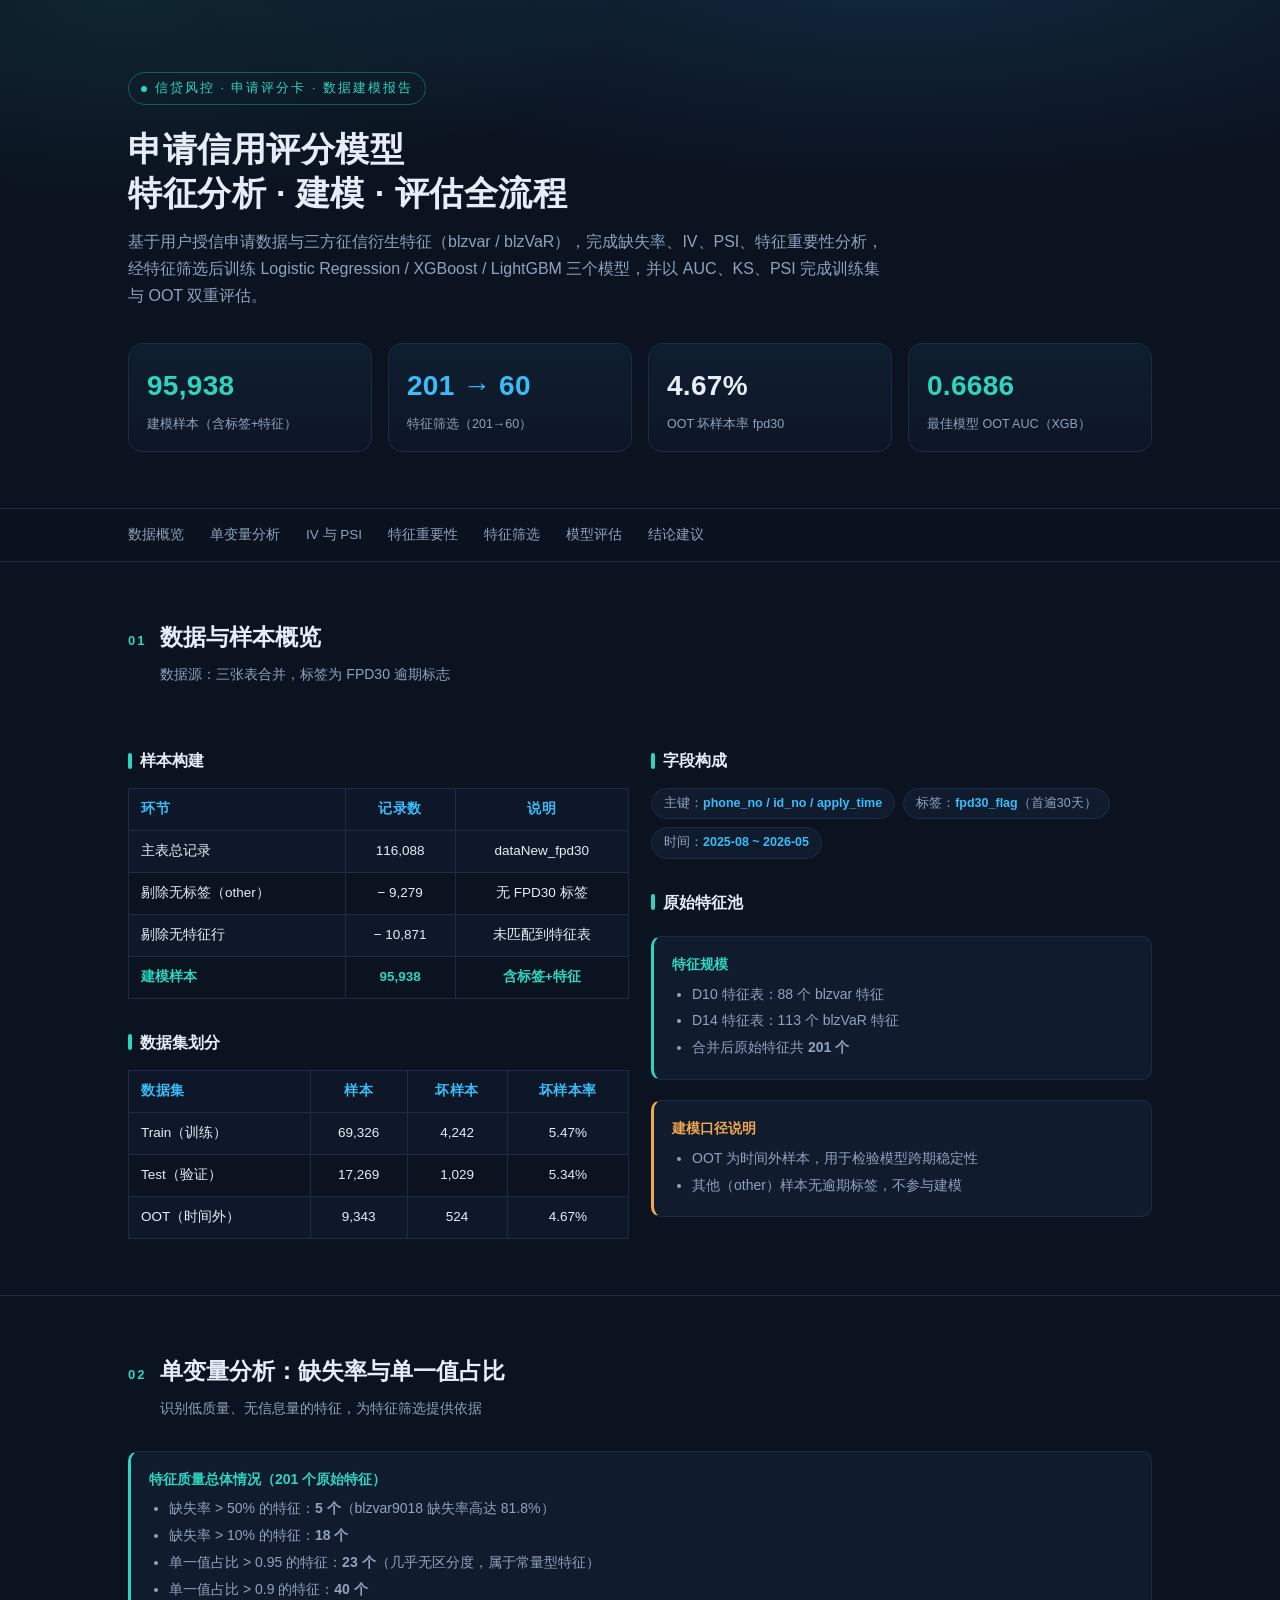
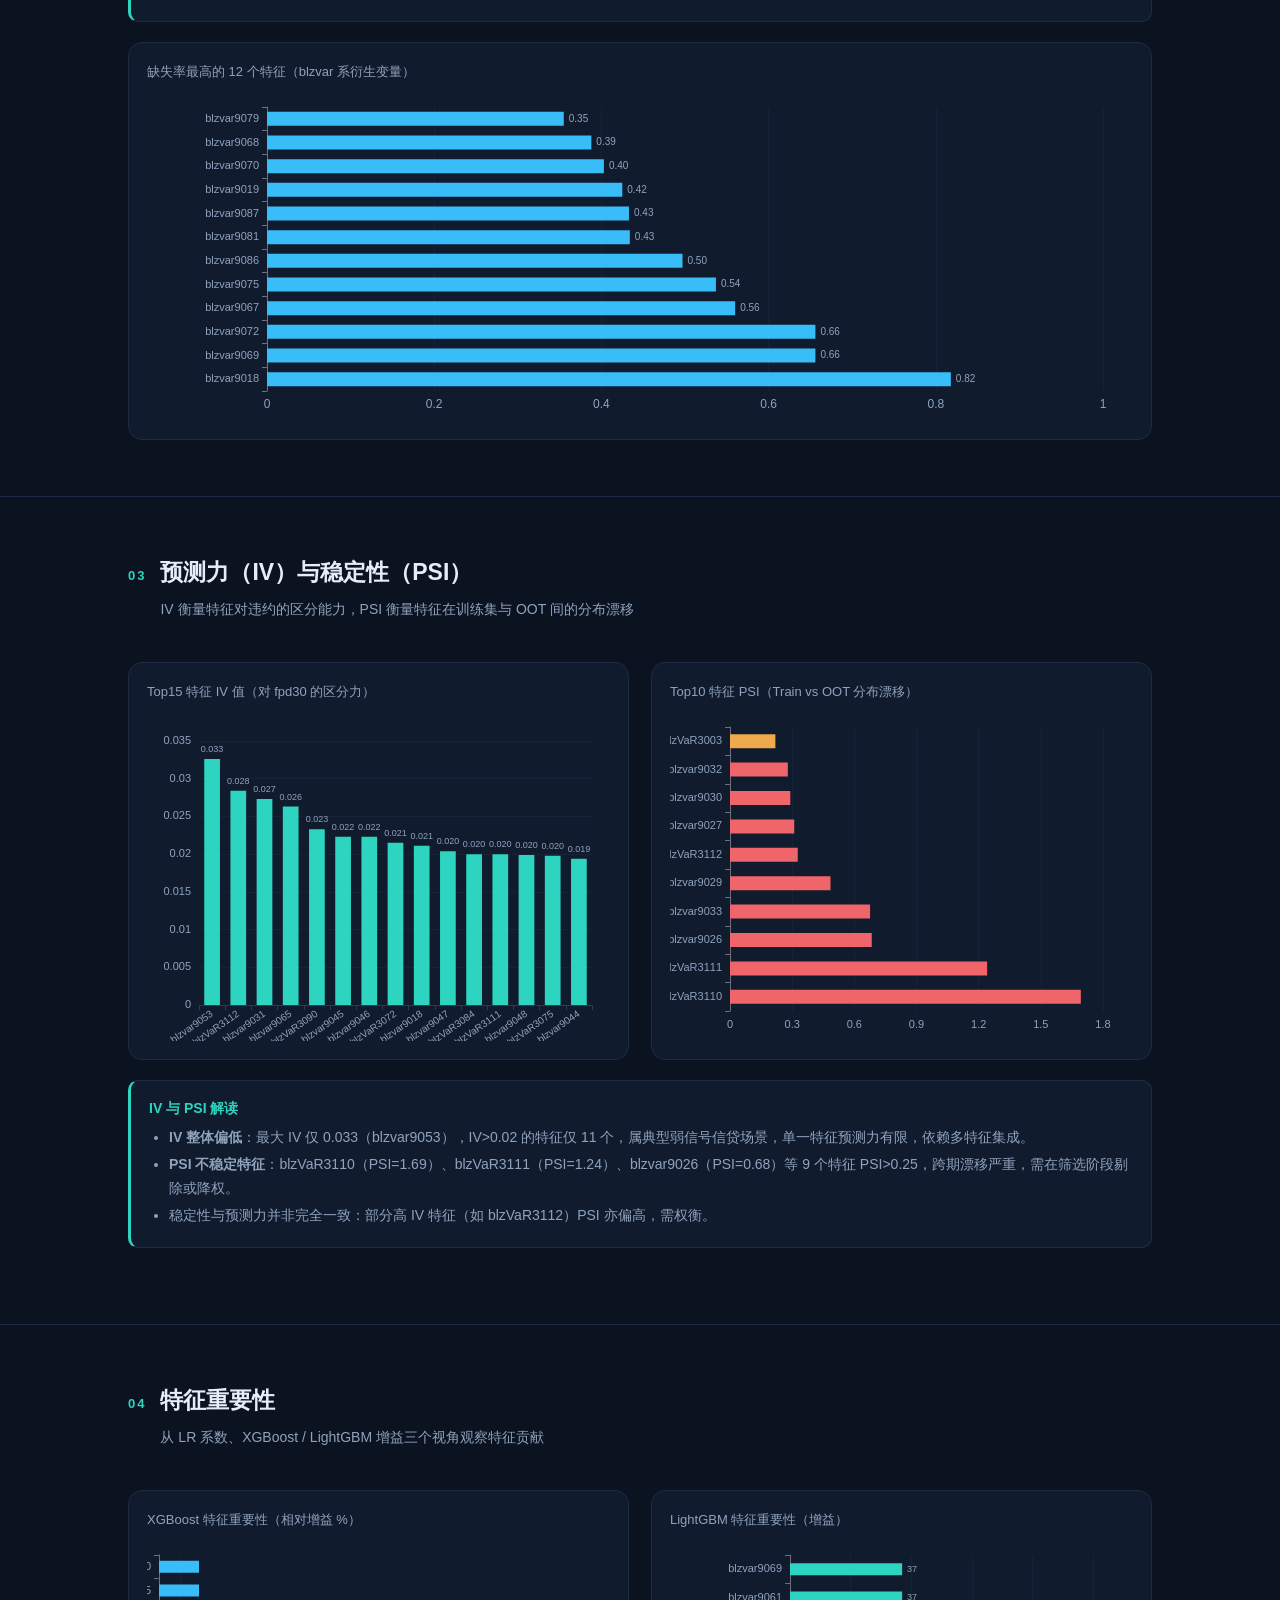
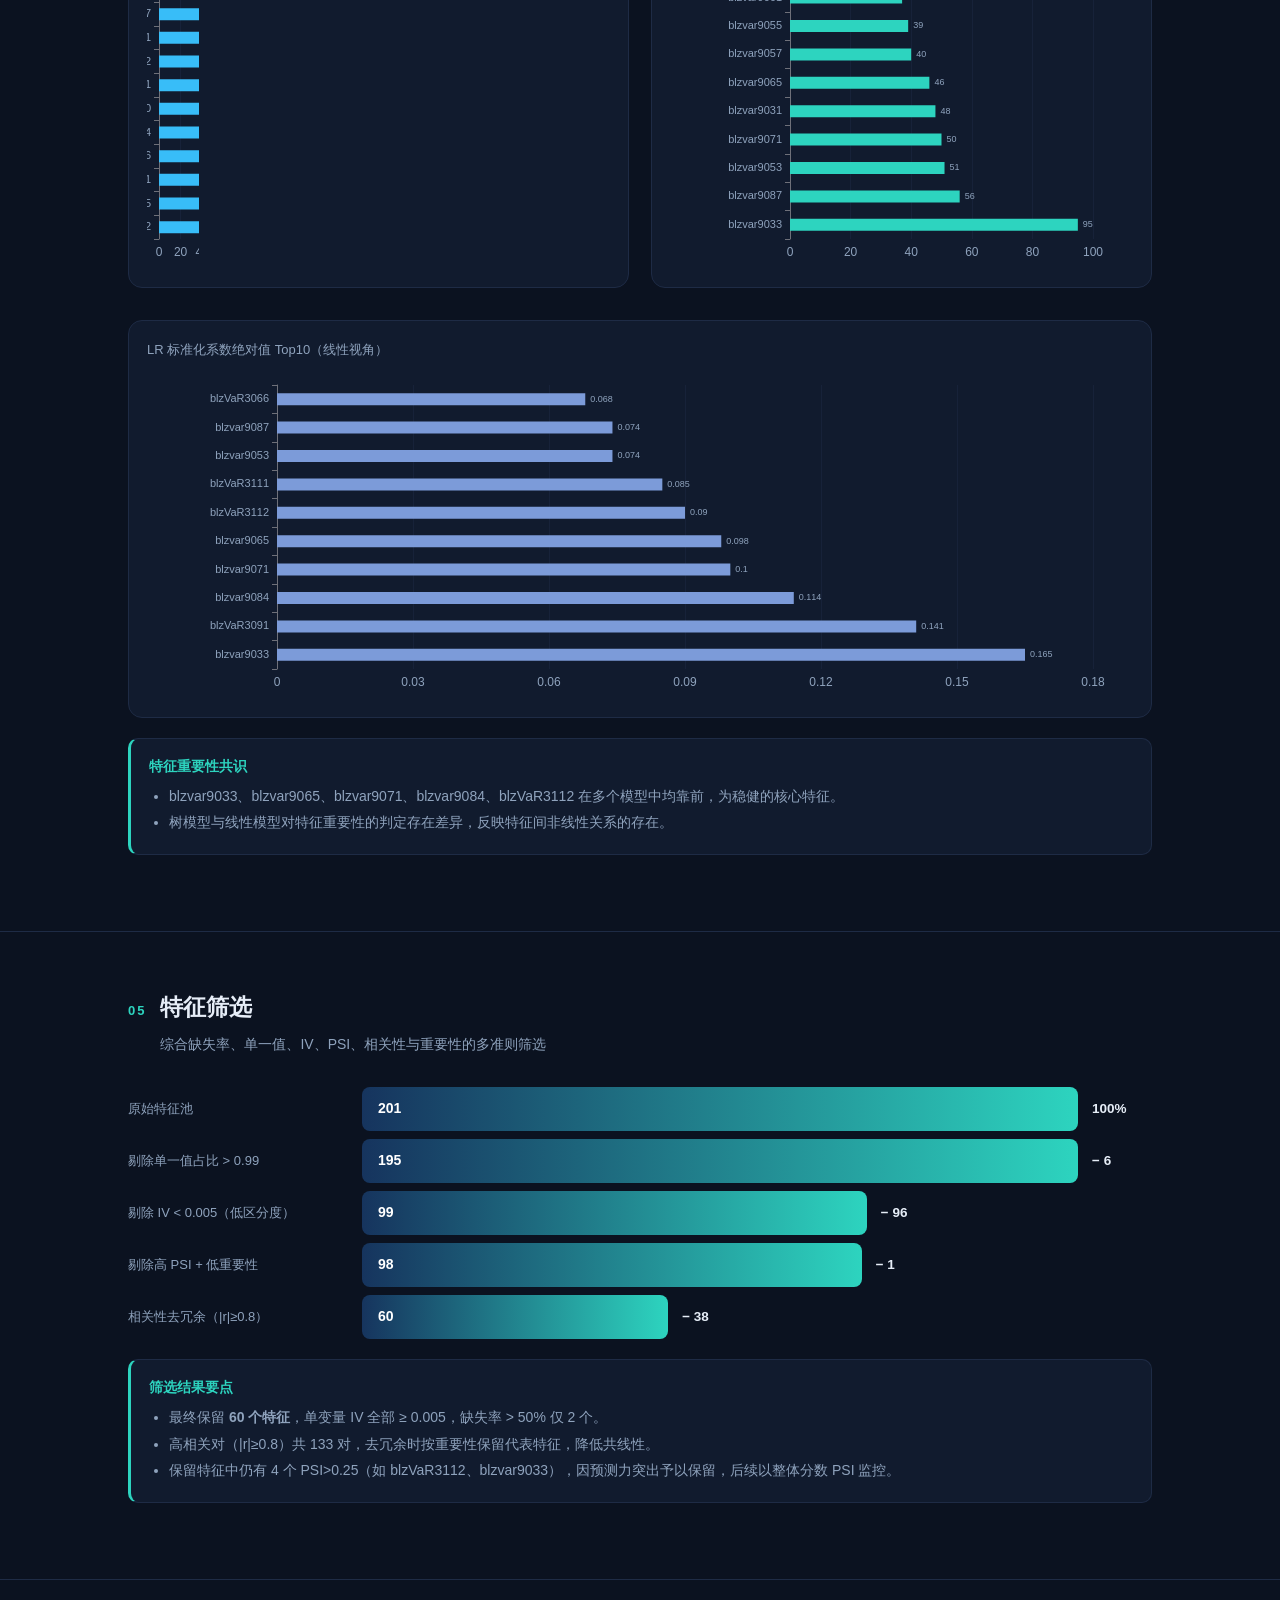
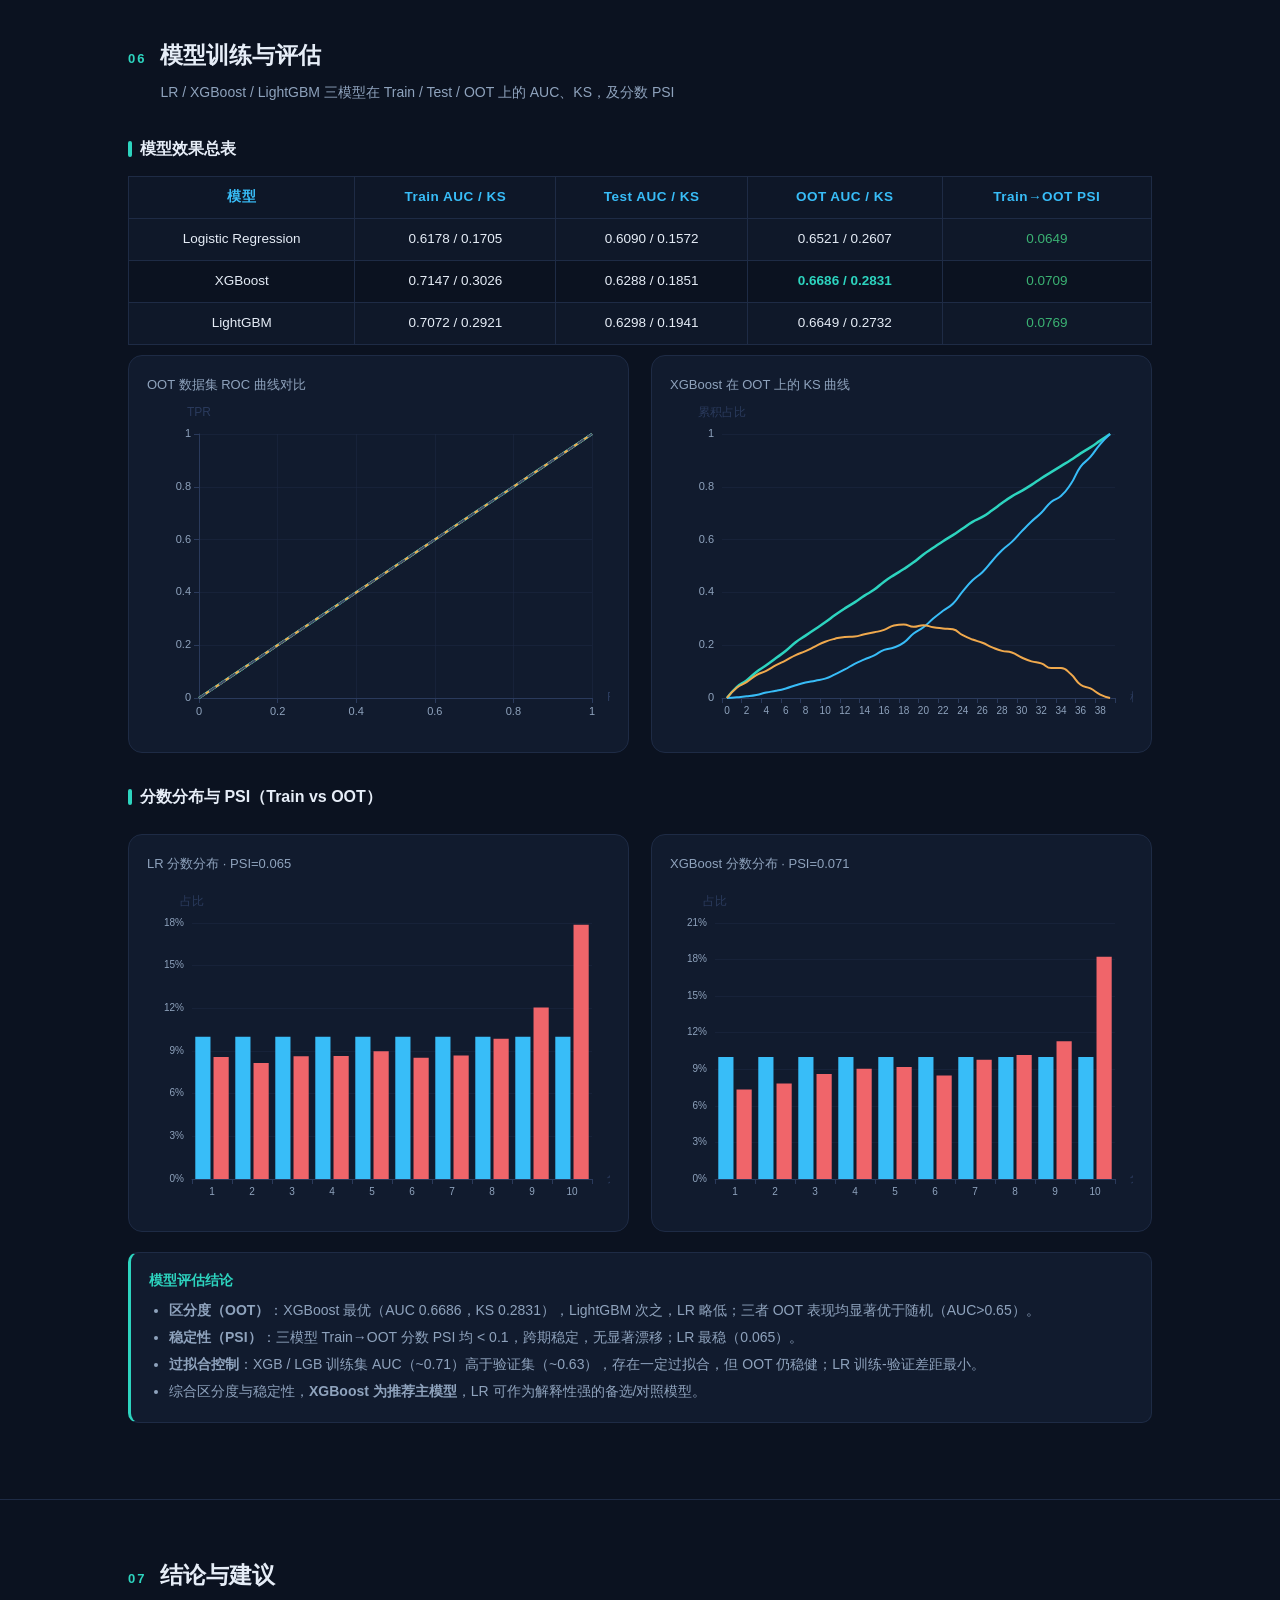
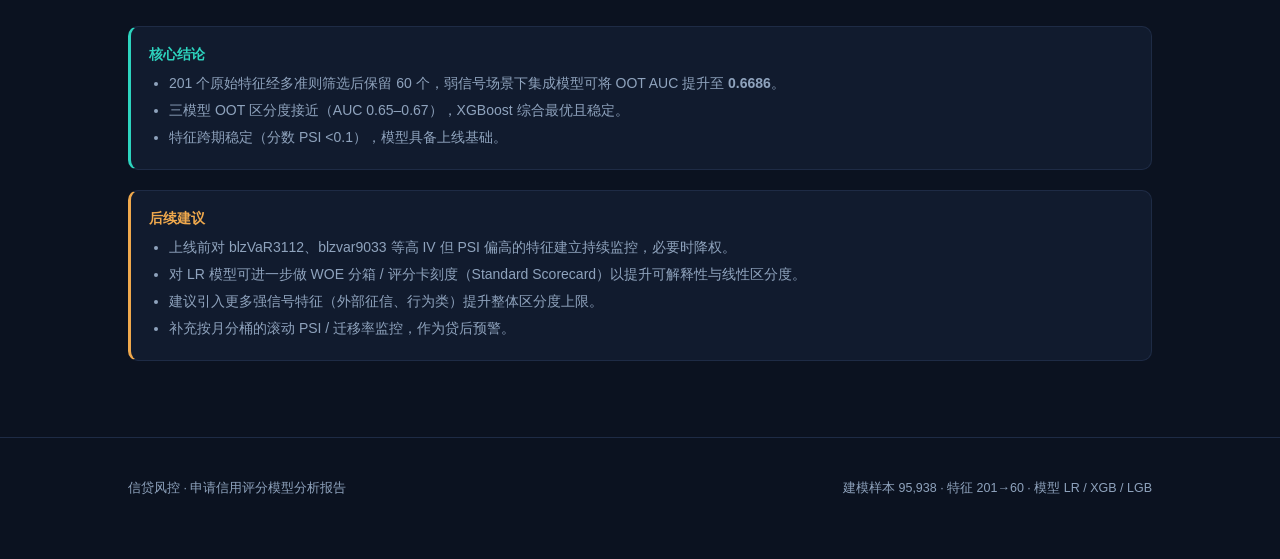
<file: reports/credit.html>
<!DOCTYPE html>
<html lang="zh-CN">
<head>
<meta charset="UTF-8">
<meta name="viewport" content="width=device-width, initial-scale=1">
<title>信贷风控评分模型 · 数据分析与建模报告</title>
<link rel="icon" href="data:image/svg+xml,<svg xmlns='http://www.w3.org/2000/svg' viewBox='0 0 100 100'><rect width='100' height='100' rx='20' fill='%230B1220'/><path d='M20 70 L42 40 L56 55 L78 25' stroke='%232DD4BF' stroke-width='8' fill='none' stroke-linecap='round'/><circle cx='78' cy='25' r='6' fill='%232DD4BF'/></svg>">
<style>
:root{--bg:#0B1220;--panel:#111B2E;--panel2:#0E1728;--line:#1E2B45;--txt:#E6EDF7;--mut:#8FA3BD;
--acc:#2DD4BF;--acc2:#38BDF8;--warn:#F0A94D;--bad:#F0656A;--ok:#3BB273;--grid:#1E2B45}
*{margin:0;padding:0;box-sizing:border-box}
html{scroll-behavior:smooth}
body{background:var(--bg);color:var(--txt);font-family:'PingFang SC','Microsoft YaHei','Noto Sans SC',sans-serif;
line-height:1.7;font-size:15px;-webkit-font-smoothing:antialiased}
.wrap{max-width:1080px;margin:0 auto;padding:0 28px;width:100%;min-width:0}
/* ===== hero ===== */
.hero{position:relative;padding:72px 0 56px;border-bottom:1px solid var(--line);
background:radial-gradient(1200px 400px at 70% -10%,rgba(56,189,248,.14),transparent 60%),
radial-gradient(900px 380px at 10% 0%,rgba(45,212,191,.10),transparent 55%)}
.hero .wrap{position:relative}
.tag{display:inline-flex;align-items:center;gap:8px;color:var(--acc);font-size:12.5px;letter-spacing:2px;
text-transform:uppercase;border:1px solid rgba(45,212,191,.35);padding:5px 12px;border-radius:999px;margin-bottom:22px}
.tag i{width:6px;height:6px;background:var(--acc);border-radius:50%}
h1.title{font-size:34px;line-height:1.3;font-weight:700;letter-spacing:.5px;margin-bottom:12px}
.subtitle{color:var(--mut);font-size:16px;max-width:760px;margin-bottom:30px}
.kpis{display:grid;grid-template-columns:repeat(4,1fr);gap:16px;margin-top:34px}
.kpi{background:linear-gradient(180deg,rgba(56,189,248,.07),rgba(17,27,46,.4));border:1px solid var(--line);
border-radius:14px;padding:18px 18px 16px}
.kpi .n{font-size:28px;font-weight:700;font-variant-numeric:tabular-nums;letter-spacing:.3px}
.kpi .n.acc{color:var(--acc)}.kpi .n.acc2{color:var(--acc2)}
.kpi .l{font-size:12.5px;color:var(--mut);margin-top:4px}
/* ===== nav ===== */
nav{position:sticky;top:0;z-index:50;background:rgba(11,18,32,.92);backdrop-filter:blur(8px);
border-bottom:1px solid var(--line)}
nav .wrap{display:flex;gap:26px;overflow-x:auto;padding:0 28px;height:52px;align-items:center}
nav a{color:var(--mut);font-size:13.5px;text-decoration:none;white-space:nowrap;transition:color .2s}
nav a:hover,nav a.on{color:var(--acc)}
/* ===== sections ===== */
section{padding:56px 0;border-bottom:1px solid var(--line)}
.sec-head{display:flex;align-items:baseline;gap:14px;margin-bottom:30px}
.sec-no{color:var(--acc);font-size:13px;letter-spacing:2px;font-weight:700;white-space:nowrap}
.sec-title{font-size:23px;font-weight:700}
.sec-desc{color:var(--mut);font-size:14px;margin-top:6px}
h4{font-size:16px;font-weight:600;margin:30px 0 14px;display:flex;align-items:center;gap:8px}
h4::before{content:"";width:4px;height:16px;background:var(--acc);border-radius:2px}
.grid2{display:grid;grid-template-columns:1fr 1fr;gap:22px}
.chart{background:var(--panel);border:1px solid var(--line);border-radius:14px;padding:18px;margin-top:10px}
.chart .t{font-size:13px;color:var(--mut);margin-bottom:8px}
.chartbox{width:100%;height:330px}
/* ===== table ===== */
.tbl-wrap{overflow-x:auto;margin-top:10px;-webkit-overflow-scrolling:touch;max-width:100%;min-width:0}
.tbl-wrap table{margin-top:0}
table{border-collapse:collapse;width:100%;font-size:13.5px}
th,td{border:1px solid var(--line);padding:9px 12px;text-align:center}
th{background:var(--panel2);color:var(--acc2);font-weight:600;letter-spacing:.5px}
td{font-variant-numeric:tabular-nums}
tr:nth-child(even) td{background:rgba(30,43,69,.25)}
.hl{color:var(--acc);font-weight:700}
.okc{color:var(--ok)}.warnc{color:var(--warn)}.badc{color:var(--bad)}
/* ===== callout ===== */
.co{background:var(--panel);border:1px solid var(--line);border-left:3px solid var(--acc);
border-radius:10px;padding:16px 18px;margin:20px 0;font-size:14px;color:var(--txt)}
.co.warn{border-left-color:var(--warn)}
.co .co-t{font-weight:700;margin-bottom:6px;color:var(--acc)}
.co.warn .co-t{color:var(--warn)}
.co ul{padding-left:20px;margin-top:4px}
.co li{margin:3px 0;color:var(--mut)}
/* ===== funnel ===== */
.funnel{display:flex;flex-direction:column;gap:8px;margin:18px 0}
.fn{display:flex;align-items:center;gap:14px}
.fn .bar{height:44px;border-radius:8px;background:linear-gradient(90deg,#16345e,#2dd4bf);
display:flex;align-items:center;color:#fff;font-weight:700;font-size:14px;padding-left:16px;
white-space:nowrap;overflow:hidden;min-width:110px}
.fn .lab{color:var(--mut);font-size:13px;width:220px;flex-shrink:0}
.fn .cnt{font-size:13.5px;font-weight:600;min-width:60px}
/* ===== list chips ===== */
.chips{display:flex;flex-wrap:wrap;gap:8px;margin-top:8px}
.chip{border:1px solid var(--line);background:var(--panel);border-radius:999px;padding:4px 12px;
font-size:12.5px;color:var(--mut);font-variant-numeric:tabular-nums}
.chip b{color:var(--acc2)}
.pill{display:inline-block;padding:2px 10px;border-radius:999px;font-size:12px;font-weight:600}
.pill.g{background:rgba(59,178,115,.15);color:var(--ok)}
.pill.y{background:rgba(240,169,77,.15);color:var(--warn)}
.pill.r{background:rgba(240,101,106,.15);color:var(--bad)}
/* ===== footer ===== */
footer{padding:40px 0 60px;color:var(--mut);font-size:12.5px}
footer .wrap{display:flex;justify-content:space-between;gap:20px;flex-wrap:wrap}
@media(max-width:768px){
 .kpis{grid-template-columns:repeat(2,1fr)}
 .grid2{grid-template-columns:1fr}
 h1.title{font-size:26px}
 .hero{padding:48px 0 40px}
 section{padding:42px 0}
 .fn .lab{width:150px}
 table{font-size:12px;min-width:0}
 th,td{padding:6px 8px;white-space:normal}
 .tbl-wrap{overflow-x:auto}
}
</style>
</head>
<body>
<div class="hero"><div class="wrap">
  <div class="tag"><i></i>信贷风控 · 申请评分卡 · 数据建模报告</div>
  <h1 class="title">申请信用评分模型<br>特征分析 · 建模 · 评估全流程</h1>
  <div class="subtitle">基于用户授信申请数据与三方征信衍生特征（blzvar / blzVaR），完成缺失率、IV、PSI、特征重要性分析，经特征筛选后训练 Logistic Regression / XGBoost / LightGBM 三个模型，并以 AUC、KS、PSI 完成训练集与 OOT 双重评估。</div>
  <div class="kpis">
    <div class="kpi"><div class="n acc">95,938</div><div class="l">建模样本（含标签+特征）</div></div>
    <div class="kpi"><div class="n acc2">201 → 60</div><div class="l">特征筛选（201→60）</div></div>
    <div class="kpi"><div class="n">4.67%</div><div class="l">OOT 坏样本率 fpd30</div></div>
    <div class="kpi"><div class="n acc">0.6686</div><div class="l">最佳模型 OOT AUC（XGB）</div></div>
  </div>
</div></div>

<nav><div class="wrap">
  <a href="#s1">数据概览</a><a href="#s2">单变量分析</a><a href="#s3">IV 与 PSI</a>
  <a href="#s4">特征重要性</a><a href="#s5">特征筛选</a><a href="#s6">模型评估</a><a href="#s7">结论建议</a>
</div></nav>

<!-- ================= 01 数据概览 ================= -->
<section id="s1"><div class="wrap">
  <div class="sec-head"><div class="sec-no">01</div><div><div class="sec-title">数据与样本概览</div>
  <div class="sec-desc">数据源：三张表合并，标签为 FPD30 逾期标志</div></div></div>
  <div class="grid2">
    <div>
      <h4>样本构建</h4>
      <div class="tbl-wrap"><table>
        <tr><th style="text-align:left">环节</th><th>记录数</th><th>说明</th></tr>
        <tr><td style="text-align:left">主表总记录</td><td>116,088</td><td>dataNew_fpd30</td></tr>
        <tr><td style="text-align:left">剔除无标签（other）</td><td>− 9,279</td><td class="mut">无 FPD30 标签</td></tr>
        <tr><td style="text-align:left">剔除无特征行</td><td>− 10,871</td><td class="mut">未匹配到特征表</td></tr>
        <tr><td style="text-align:left" class="hl">建模样本</td><td class="hl">95,938</td><td class="hl">含标签+特征</td></tr>
      </table></div>
      <h4>数据集划分</h4>
      <div class="tbl-wrap"><table>
        <tr><th style="text-align:left">数据集</th><th>样本</th><th>坏样本</th><th>坏样本率</th></tr>
        <tr><td style="text-align:left">Train（训练）</td><td>69,326</td><td>4,242</td><td>5.47%</td></tr>
        <tr><td style="text-align:left">Test（验证）</td><td>17,269</td><td>1,029</td><td>5.34%</td></tr>
        <tr><td style="text-align:left">OOT（时间外）</td><td>9,343</td><td>524</td><td>4.67%</td></tr>
      </table></div>
    </div>
    <div>
      <h4>字段构成</h4>
      <div class="chips">
        <span class="chip">主键：<b>phone_no / id_no / apply_time</b></span>
        <span class="chip">标签：<b>fpd30_flag</b>（首逾30天）</span>
        <span class="chip">时间：<b>2025-08 ~ 2026-05</b></span>
      </div>
      <h4>原始特征池</h4>
      <div class="co">
        <div class="co-t">特征规模</div>
        <ul>
          <li>D10 特征表：88 个 blzvar 特征</li>
          <li>D14 特征表：113 个 blzVaR 特征</li>
          <li>合并后原始特征共 <b>201 个</b></li>
        </ul>
      </div>
      <div class="co warn"><div class="co-t">建模口径说明</div>
        <ul>
          <li>OOT 为时间外样本，用于检验模型跨期稳定性</li>
          <li>其他（other）样本无逾期标签，不参与建模</li>
        </ul>
      </div>
    </div>
  </div>
</div></section>

<!-- ================= 02 单变量分析 ================= -->
<section id="s2"><div class="wrap">
  <div class="sec-head"><div class="sec-no">02</div><div><div class="sec-title">单变量分析：缺失率与单一值占比</div>
  <div class="sec-desc">识别低质量、无信息量的特征，为特征筛选提供依据</div></div></div>
  <div class="co">
    <div class="co-t">特征质量总体情况（201 个原始特征）</div>
    <ul>
      <li>缺失率 &gt; 50% 的特征：<b>5 个</b>（blzvar9018 缺失率高达 81.8%）</li>
      <li>缺失率 &gt; 10% 的特征：<b>18 个</b></li>
      <li>单一值占比 &gt; 0.95 的特征：<b>23 个</b>（几乎无区分度，属于常量型特征）</li>
      <li>单一值占比 &gt; 0.9 的特征：<b>40 个</b></li>
    </ul>
  </div>
  <div class="chart"><div class="t">缺失率最高的 12 个特征（blzvar 系衍生变量）</div><div id="c_miss" class="chartbox"></div></div>
</div></section>

<!-- ================= 03 IV & PSI ================= -->
<section id="s3"><div class="wrap">
  <div class="sec-head"><div class="sec-no">03</div><div><div class="sec-title">预测力（IV）与稳定性（PSI）</div>
  <div class="sec-desc">IV 衡量特征对违约的区分能力，PSI 衡量特征在训练集与 OOT 间的分布漂移</div></div></div>
  <div class="grid2">
    <div class="chart"><div class="t">Top15 特征 IV 值（对 fpd30 的区分力）</div><div id="c_iv" class="chartbox"></div></div>
    <div class="chart"><div class="t">Top10 特征 PSI（Train vs OOT 分布漂移）</div><div id="c_psi" class="chartbox"></div></div>
  </div>
  <div class="co">
    <div class="co-t">IV 与 PSI 解读</div>
    <ul>
      <li><b>IV 整体偏低</b>：最大 IV 仅 0.033（blzvar9053），IV&gt;0.02 的特征仅 11 个，属典型弱信号信贷场景，单一特征预测力有限，依赖多特征集成。</li>
      <li><b>PSI 不稳定特征</b>：blzVaR3110（PSI=1.69）、blzVaR3111（PSI=1.24）、blzvar9026（PSI=0.68）等 9 个特征 PSI&gt;0.25，跨期漂移严重，需在筛选阶段剔除或降权。</li>
      <li>稳定性与预测力并非完全一致：部分高 IV 特征（如 blzVaR3112）PSI 亦偏高，需权衡。</li>
    </ul>
  </div>
</div></section>

<!-- ================= 04 特征重要性 ================= -->
<section id="s4"><div class="wrap">
  <div class="sec-head"><div class="sec-no">04</div><div><div class="sec-title">特征重要性</div>
  <div class="sec-desc">从 LR 系数、XGBoost / LightGBM 增益三个视角观察特征贡献</div></div></div>
  <div class="grid2">
    <div class="chart"><div class="t">XGBoost 特征重要性（相对增益 %）</div><div id="c_imp_xgb" class="chartbox"></div></div>
    <div class="chart"><div class="t">LightGBM 特征重要性（增益）</div><div id="c_imp_lgb" class="chartbox"></div></div>
    <div class="chart" style="grid-column:1/-1"><div class="t">LR 标准化系数绝对值 Top10（线性视角）</div><div id="c_imp_lr" class="chartbox"></div></div>
  </div>
  <div class="co"><div class="co-t">特征重要性共识</div>
    <ul><li>blzvar9033、blzvar9065、blzvar9071、blzvar9084、blzVaR3112 在多个模型中均靠前，为稳健的核心特征。</li>
    <li>树模型与线性模型对特征重要性的判定存在差异，反映特征间非线性关系的存在。</li></ul>
  </div>
</div></section>

<!-- ================= 05 特征筛选 ================= -->
<section id="s5"><div class="wrap">
  <div class="sec-head"><div class="sec-no">05</div><div><div class="sec-title">特征筛选</div>
  <div class="sec-desc">综合缺失率、单一值、IV、PSI、相关性与重要性的多准则筛选</div></div></div>
  <div class="funnel">
    <div class="fn"><div class="lab">原始特征池</div><div class="bar" style="width:100%">201</div><div class="cnt">100%</div></div>
    <div class="fn"><div class="lab">剔除单一值占比 &gt; 0.99</div><div class="bar" style="width:97%">195</div><div class="cnt">− 6</div></div>
    <div class="fn"><div class="lab">剔除 IV &lt; 0.005（低区分度）</div><div class="bar" style="width:49.3%">99</div><div class="cnt">− 96</div></div>
    <div class="fn"><div class="lab">剔除高 PSI + 低重要性</div><div class="bar" style="width:48.8%">98</div><div class="cnt">− 1</div></div>
    <div class="fn"><div class="lab">相关性去冗余（|r|≥0.8）</div><div class="bar" style="width:29.9%">60</div><div class="cnt">− 38</div></div>
  </div>
  <div class="co">
    <div class="co-t">筛选结果要点</div>
    <ul>
      <li>最终保留 <b>60 个特征</b>，单变量 IV 全部 ≥ 0.005，缺失率 &gt; 50% 仅 2 个。</li>
      <li>高相关对（|r|≥0.8）共 133 对，去冗余时按重要性保留代表特征，降低共线性。</li>
      <li>保留特征中仍有 4 个 PSI&gt;0.25（如 blzVaR3112、blzvar9033），因预测力突出予以保留，后续以整体分数 PSI 监控。</li>
    </ul>
  </div>
</div></section>

<!-- ================= 06 模型评估 ================= -->
<section id="s6"><div class="wrap">
  <div class="sec-head"><div class="sec-no">06</div><div><div class="sec-title">模型训练与评估</div>
  <div class="sec-desc">LR / XGBoost / LightGBM 三模型在 Train / Test / OOT 上的 AUC、KS，及分数 PSI</div></div></div>
  <h4>模型效果总表</h4>
  <div class="tbl-wrap"><table>
    <tr><th>模型</th><th>Train AUC / KS</th><th>Test AUC / KS</th><th>OOT AUC / KS</th><th>Train→OOT PSI</th></tr>
    <tr><td>Logistic Regression</td><td>0.6178 / 0.1705</td><td>0.6090 / 0.1572</td><td>0.6521 / 0.2607</td><td class="okc">0.0649</td></tr>
    <tr><td>XGBoost</td><td>0.7147 / 0.3026</td><td>0.6288 / 0.1851</td><td class="hl">0.6686 / 0.2831</td><td class="okc">0.0709</td></tr>
    <tr><td>LightGBM</td><td>0.7072 / 0.2921</td><td>0.6298 / 0.1941</td><td>0.6649 / 0.2732</td><td class="okc">0.0769</td></tr>
  </table></div>
  <div class="grid2">
    <div class="chart"><div class="t">OOT 数据集 ROC 曲线对比</div><div id="c_roc" class="chartbox"></div></div>
    <div class="chart"><div class="t">XGBoost 在 OOT 上的 KS 曲线</div><div id="c_ks" class="chartbox"></div></div>
  </div>
  <h4>分数分布与 PSI（Train vs OOT）</h4>
  <div class="grid2">
    <div class="chart"><div class="t">LR 分数分布 · PSI=0.065</div><div id="c_d_lr" class="chartbox"></div></div>
    <div class="chart"><div class="t">XGBoost 分数分布 · PSI=0.071</div><div id="c_d_xgb" class="chartbox"></div></div>
  </div>
  <div class="co"><div class="co-t">模型评估结论</div>
    <ul>
      <li><b>区分度（OOT）</b>：XGBoost 最优（AUC 0.6686，KS 0.2831），LightGBM 次之，LR 略低；三者 OOT 表现均显著优于随机（AUC&gt;0.65）。</li>
      <li><b>稳定性（PSI）</b>：三模型 Train→OOT 分数 PSI 均 &lt; 0.1，跨期稳定，无显著漂移；LR 最稳（0.065）。</li>
      <li><b>过拟合控制</b>：XGB / LGB 训练集 AUC（~0.71）高于验证集（~0.63），存在一定过拟合，但 OOT 仍稳健；LR 训练-验证差距最小。</li>
      <li>综合区分度与稳定性，<b>XGBoost 为推荐主模型</b>，LR 可作为解释性强的备选/对照模型。</li>
    </ul>
  </div>
</div></section>

<!-- ================= 07 结论建议 ================= -->
<section id="s7"><div class="wrap">
  <div class="sec-head"><div class="sec-no">07</div><div><div class="sec-title">结论与建议</div></div></div>
  <div class="co"><div class="co-t">核心结论</div>
    <ul>
      <li>201 个原始特征经多准则筛选后保留 60 个，弱信号场景下集成模型可将 OOT AUC 提升至 <b>0.6686</b>。</li>
      <li>三模型 OOT 区分度接近（AUC 0.65–0.67），XGBoost 综合最优且稳定。</li>
      <li>特征跨期稳定（分数 PSI &lt;0.1），模型具备上线基础。</li>
    </ul>
  </div>
  <div class="co warn"><div class="co-t">后续建议</div>
    <ul>
      <li>上线前对 blzVaR3112、blzvar9033 等高 IV 但 PSI 偏高的特征建立持续监控，必要时降权。</li>
      <li>对 LR 模型可进一步做 WOE 分箱 / 评分卡刻度（Standard Scorecard）以提升可解释性与线性区分度。</li>
      <li>建议引入更多强信号特征（外部征信、行为类）提升整体区分度上限。</li>
      <li>补充按月分桶的滚动 PSI / 迁移率监控，作为贷后预警。</li>
    </ul>
  </div>
</div></section>

<footer><div class="wrap">
  <div>信贷风控 · 申请信用评分模型分析报告</div>
  <div>建模样本 95,938 · 特征 201→60 · 模型 LR / XGB / LGB</div>
</div></footer>

<script src="../assets/vendor/echarts.min.js"></script>
<script>

const ROC_LR={"fpr": [0.0, 0.0075, 0.0171, 0.0296, 0.0402, 0.0457, 0.0637, 0.077, 0.0932, 0.1104, 0.1336, 0.1602, 0.1835, 0.2247, 0.2625, 0.2966, 0.3476, 0.3742, 0.423, 0.4833, 0.5279, 0.5731, 0.6221, 0.6816, 0.7281, 0.775, 0.8575, 0.8862, 0.9302, 1.0], "tpr": [0.0, 0.0413, 0.0826, 0.1216, 0.1606, 0.1995, 0.2317, 0.2661, 0.3005, 0.3349, 0.3693, 0.4014, 0.4358, 0.4679, 0.5, 0.5344, 0.5665, 0.6032, 0.6353, 0.6674, 0.7018, 0.7339, 0.7661, 0.7982, 0.8326, 0.8693, 0.9014, 0.9335, 0.9656, 1.0], "auc": 0.6521}; const ROC_XGB={"fpr": [0.0, 0.0038, 0.0102, 0.0209, 0.0308, 0.0411, 0.0588, 0.0702, 0.0873, 0.1091, 0.1342, 0.1579, 0.1832, 0.1977, 0.2437, 0.2702, 0.3206, 0.3552, 0.4065, 0.4575, 0.5152, 0.5645, 0.6172, 0.6685, 0.7185, 0.7602, 0.8107, 0.8868, 0.9416, 1.0], "tpr": [0.0, 0.0482, 0.0894, 0.1239, 0.1606, 0.1995, 0.2385, 0.2729, 0.3073, 0.3417, 0.3739, 0.406, 0.445, 0.4771, 0.5092, 0.5459, 0.5826, 0.6147, 0.6468, 0.6766, 0.7087, 0.7454, 0.7752, 0.805, 0.8394, 0.8716, 0.9014, 0.9335, 0.9679, 1.0], "auc": 0.6686}; const ROC_LGB={"fpr": [0.0, 0.0043, 0.0113, 0.0202, 0.0335, 0.0481, 0.0598, 0.0761, 0.0931, 0.1188, 0.1375, 0.1635, 0.1869, 0.2022, 0.2314, 0.2706, 0.3009, 0.3514, 0.3997, 0.4507, 0.4993, 0.5557, 0.6101, 0.6585, 0.7197, 0.7592, 0.8, 0.8921, 0.945, 1.0], "tpr": [0.0, 0.0528, 0.094, 0.1307, 0.1651, 0.1995, 0.2317, 0.2638, 0.3005, 0.3417, 0.3739, 0.406, 0.4381, 0.4702, 0.5046, 0.5367, 0.5688, 0.6009, 0.6353, 0.6674, 0.6972, 0.7339, 0.7661, 0.8005, 0.8326, 0.867, 0.8991, 0.9335, 0.9656, 1.0], "auc": 0.6649}; const KS={"fpr": [0.0, 0.0026, 0.0063, 0.0117, 0.0209, 0.0273, 0.0363, 0.0485, 0.0588, 0.0657, 0.0735, 0.0897, 0.108, 0.1296, 0.146, 0.1618, 0.1824, 0.1911, 0.2099, 0.2442, 0.2677, 0.3008, 0.3303, 0.3568, 0.4042, 0.4458, 0.4766, 0.519, 0.56, 0.5914, 0.631, 0.6685, 0.7016, 0.7423, 0.7652, 0.8107, 0.8763, 0.9133, 0.9619, 1.0], "tpr": [0.0, 0.0413, 0.0665, 0.0986, 0.1239, 0.1514, 0.1789, 0.211, 0.2362, 0.2615, 0.2867, 0.3142, 0.3394, 0.3624, 0.3876, 0.4106, 0.4404, 0.4656, 0.4885, 0.5138, 0.5436, 0.5688, 0.594, 0.617, 0.6422, 0.6674, 0.6858, 0.711, 0.7385, 0.7638, 0.7844, 0.8073, 0.8326, 0.8555, 0.8784, 0.9014, 0.9266, 0.9495, 0.9748, 1.0], "ks": 0.2831, "xgb_oot_auc": 0.6686}; const DIST={"LR": {"train": [0.1, 0.1, 0.1, 0.1, 0.1, 0.1, 0.1, 0.1, 0.1, 0.1], "oot": [0.0857, 0.0816, 0.0863, 0.0865, 0.0898, 0.0852, 0.0869, 0.0987, 0.1206, 0.1787], "psi": 0.0649}, "XGB": {"train": [0.1, 0.1, 0.1, 0.1, 0.1, 0.1, 0.1, 0.1, 0.1, 0.1], "oot": [0.0734, 0.0783, 0.0861, 0.0905, 0.0919, 0.0848, 0.0979, 0.1017, 0.1129, 0.1823], "psi": 0.0707}, "LGB": {"train": [0.1, 0.1, 0.1, 0.1, 0.1, 0.1, 0.1, 0.1, 0.1, 0.1], "oot": [0.0697, 0.0764, 0.0838, 0.0858, 0.092, 0.0941, 0.0945, 0.1006, 0.1208, 0.1822], "psi": 0.0769}};
const IV_TOP=[{"name": "blzvar9053", "value": 0.0326}, {"name": "blzVaR3112", "value": 0.0284}, {"name": "blzvar9031", "value": 0.0273}, {"name": "blzvar9065", "value": 0.0263}, {"name": "blzVaR3090", "value": 0.0233}, {"name": "blzvar9045", "value": 0.0223}, {"name": "blzvar9046", "value": 0.0223}, {"name": "blzVaR3072", "value": 0.0215}, {"name": "blzvar9018", "value": 0.0211}, {"name": "blzvar9047", "value": 0.0204}, {"name": "blzVaR3084", "value": 0.02}, {"name": "blzVaR3111", "value": 0.02}, {"name": "blzvar9048", "value": 0.0199}, {"name": "blzVaR3075", "value": 0.0198}, {"name": "blzvar9044", "value": 0.0194}];
const PSI_TOP=[{"name": "blzVaR3110", "value": 1.693}, {"name": "blzVaR3111", "value": 1.241}, {"name": "blzvar9026", "value": 0.684}, {"name": "blzvar9033", "value": 0.676}, {"name": "blzvar9029", "value": 0.485}, {"name": "blzVaR3112", "value": 0.327}, {"name": "blzvar9027", "value": 0.31}, {"name": "blzvar9030", "value": 0.291}, {"name": "blzvar9032", "value": 0.279}, {"name": "blzVaR3003", "value": 0.219}];
const MISS_TOP=[{"name": "blzvar9018", "value": 0.818}, {"name": "blzvar9069", "value": 0.656}, {"name": "blzvar9072", "value": 0.656}, {"name": "blzvar9067", "value": 0.56}, {"name": "blzvar9075", "value": 0.537}, {"name": "blzvar9086", "value": 0.497}, {"name": "blzvar9081", "value": 0.434}, {"name": "blzvar9087", "value": 0.433}, {"name": "blzvar9019", "value": 0.425}, {"name": "blzvar9070", "value": 0.403}, {"name": "blzvar9068", "value": 0.388}, {"name": "blzvar9079", "value": 0.355}];
const IMP_LR=[{"name": "blzvar9033", "value": 0.165}, {"name": "blzVaR3091", "value": 0.141}, {"name": "blzvar9084", "value": 0.114}, {"name": "blzvar9071", "value": 0.1}, {"name": "blzvar9065", "value": 0.098}, {"name": "blzVaR3112", "value": 0.09}, {"name": "blzVaR3111", "value": 0.085}, {"name": "blzvar9053", "value": 0.074}, {"name": "blzvar9087", "value": 0.074}, {"name": "blzVaR3066", "value": 0.068}];
const IMP_XGB=[{"name": "blzVaR3112", "value": 100.0}, {"name": "blzvar9065", "value": 83.2}, {"name": "blzvar9071", "value": 81.4}, {"name": "blzVaR3066", "value": 73.1}, {"name": "blzvar9084", "value": 66.3}, {"name": "blzvar9060", "value": 63.8}, {"name": "blzvar9031", "value": 58.9}, {"name": "blzVaR3092", "value": 56.9}, {"name": "blzvar9061", "value": 53.8}, {"name": "blzVaR3067", "value": 53.3}, {"name": "blzvar9035", "value": 51.5}, {"name": "blzVaR3090", "value": 50.8}];
const IMP_LGB=[{"name": "blzvar9033", "value": 95}, {"name": "blzvar9087", "value": 56}, {"name": "blzvar9053", "value": 51}, {"name": "blzvar9071", "value": 50}, {"name": "blzvar9031", "value": 48}, {"name": "blzvar9065", "value": 46}, {"name": "blzvar9057", "value": 40}, {"name": "blzvar9055", "value": 39}, {"name": "blzvar9061", "value": 37}, {"name": "blzvar9069", "value": 37}];

const PAL=['#2DD4BF','#38BDF8','#F0A94D','#7C9BD9'];
const AX={axisLine:{lineStyle:{color:'#2A3A5C'}},axisLabel:{color:'#8FA3BD',fontSize:11},
splitLine:{lineStyle:{color:'rgba(30,43,69,.5)'}}};
const GRID={left:52,right:18,top:30,bottom:36};
function mk(el,opt){const c=echarts.init(document.getElementById(el));c.setOption(opt);return c}

/* 缺失率 */
mk('c_miss',{grid:{left:120,right:30,top:16,bottom:30},tooltip:{trigger:'axis',axisPointer:{type:'shadow'}},
 xAxis:{type:'value',axisLabel:{color:'#8FA3BD',formatter:'{value}'},splitLine:{lineStyle:{color:'rgba(30,43,69,.5)'}}},
 yAxis:{type:'category',data:MISS_TOP.map(d=>d.name),axisLabel:{color:'#8FA3BD',fontSize:11}},
 series:[{type:'bar',data:MISS_TOP.map(d=>({value:d.value,itemStyle:{color:'#38BDF8'}})),barWidth:14,
  label:{show:true,position:'right',formatter:p=>p.value.toFixed(2),color:'#8FA3BD',fontSize:10}}]});

/* IV */
mk('c_iv',{grid:GRID,tooltip:{trigger:'axis'},xAxis:{type:'category',data:IV_TOP.map(d=>d.name),...AX,
 axisLabel:{color:'#8FA3BD',fontSize:10,rotate:35}},
 yAxis:{type:'value',...AX},series:[{type:'bar',data:IV_TOP.map(d=>d.value),barWidth:'60%',
  itemStyle:{color:'#2DD4BF'},label:{show:true,position:'top',color:'#8FA3BD',fontSize:9,formatter:p=>p.value.toFixed(3)}}]});

/* PSI */
mk('c_psi',{grid:{left:60,right:30,top:16,bottom:30},tooltip:{trigger:'axis'},xAxis:{type:'value',...AX},
 yAxis:{type:'category',data:PSI_TOP.map(d=>d.name),axisLabel:{color:'#8FA3BD',fontSize:11}},
 series:[{type:'bar',data:PSI_TOP.map(d=>({value:d.value,itemStyle:{color:d.value>0.25?'#F0656A':'#F0A94D'}})),barWidth:14,
  markLine:{data:[{xAxis:0.25}],lineStyle:{color:'#F0656A',type:'dashed'},label:{color:'#F0656A',formatter:'PSI=0.25'}}}]});

/* XGB 重要性 */
mk('c_imp_xgb',{grid:{left:120,right:40,top:16,bottom:30},tooltip:{trigger:'axis'},
 xAxis:{type:'value',axisLabel:{color:'#8FA3BD'},splitLine:{lineStyle:{color:'rgba(30,43,69,.5)'}}},
 yAxis:{type:'category',data:IMP_XGB.map(d=>d.name),axisLabel:{color:'#8FA3BD',fontSize:11}},
 series:[{type:'bar',data:IMP_XGB.map(d=>d.value),barWidth:12,itemStyle:{color:'#38BDF8'},
  label:{show:true,position:'right',color:'#8FA3BD',fontSize:9}}]});

/* LGB 重要性 */
mk('c_imp_lgb',{grid:{left:120,right:40,top:16,bottom:30},tooltip:{trigger:'axis'},
 xAxis:{type:'value',axisLabel:{color:'#8FA3BD'},splitLine:{lineStyle:{color:'rgba(30,43,69,.5)'}}},
 yAxis:{type:'category',data:IMP_LGB.map(d=>d.name),axisLabel:{color:'#8FA3BD',fontSize:11}},
 series:[{type:'bar',data:IMP_LGB.map(d=>d.value),barWidth:12,itemStyle:{color:'#2DD4BF'},
  label:{show:true,position:'right',color:'#8FA3BD',fontSize:9}}]});

/* LR 系数 */
mk('c_imp_lr',{grid:{left:130,right:40,top:16,bottom:30},tooltip:{trigger:'axis'},
 xAxis:{type:'value',axisLabel:{color:'#8FA3BD'},splitLine:{lineStyle:{color:'rgba(30,43,69,.5)'}}},
 yAxis:{type:'category',data:IMP_LR.map(d=>d.name),axisLabel:{color:'#8FA3BD',fontSize:11}},
 series:[{type:'bar',data:IMP_LR.map(d=>d.value),barWidth:12,itemStyle:{color:'#7C9BD9'},
  label:{show:true,position:'right',color:'#8FA3BD',fontSize:9}}]});

/* ROC */
mk('c_roc',{grid:GRID,tooltip:{trigger:'axis'},legend:{top:0,textStyle:{color:'#8FA3BD'}},
 xAxis:{type:'value',name:'FPR',min:0,max:1,...AX},yAxis:{type:'value',name:'TPR',min:0,max:1,...AX},
 series:[
  {name:'LR AUC=0.6521',type:'line',data:ROC_LR.tpr,showSymbol:false,smooth:true,lineStyle:{width:2,color:'#38BDF8'}},
  {name:'XGB AUC=0.6686',type:'line',data:ROC_XGB.tpr,showSymbol:false,smooth:true,lineStyle:{width:2.5,color:'#2DD4BF'}},
  {name:'LGB AUC=0.6649',type:'line',data:ROC_LGB.tpr,showSymbol:false,smooth:true,lineStyle:{width:2,color:'#F0A94D'}},
  {name:'Random',type:'line',data:[0,1],showSymbol:false,lineStyle:{type:'dashed',color:'#3A4A6A'}}
 ]});

/* KS */
mk('c_ks',{grid:GRID,tooltip:{trigger:'axis'},legend:{top:0,textStyle:{color:'#8FA3BD'}},
 xAxis:{type:'category',data:KS.fpr.map((_,i)=>i),name:'样本排序(升序)',...AX,axisLabel:{color:'#8FA3BD',fontSize:10}},
 yAxis:{type:'value',name:'累积占比',...AX},
 series:[
  {name:'TPR(好→坏累积)',type:'line',data:KS.tpr,showSymbol:false,smooth:true,lineStyle:{width:2.5,color:'#2DD4BF'}},
  {name:'FPR',type:'line',data:KS.fpr,showSymbol:false,smooth:true,lineStyle:{width:2,color:'#38BDF8'}},
  {name:'TPR-FPR',type:'line',data:KS.tpr.map((t,i)=>+(t-KS.fpr[i]).toFixed(4)),showSymbol:false,smooth:true,lineStyle:{width:2,color:'#F0A94D'}}
 ]});

function distOpt(d){
 const bins=d.train.map((_,i)=>i+1);
 return {grid:{left:45,right:18,top:40,bottom:34},tooltip:{trigger:'axis'},legend:{top:0,textStyle:{color:'#8FA3BD'}},
  xAxis:{type:'category',data:bins,name:'分数分箱(低→高)',...AX,axisLabel:{color:'#8FA3BD',fontSize:10}},
  yAxis:{type:'value',name:'占比',...AX,axisLabel:{color:'#8FA3BD',fontSize:10,formatter:v=>(v*100).toFixed(0)+'%'}},
  series:[
   {name:'Train',type:'bar',data:d.train.map(v=>+v.toFixed(4)),barWidth:'38%',itemStyle:{color:'#38BDF8'}},
   {name:'OOT',type:'bar',data:d.oot.map(v=>+v.toFixed(4)),barWidth:'38%',itemStyle:{color:'#F0656A'}}
  ]};
}
mk('c_d_lr',distOpt(DIST.LR));
mk('c_d_xgb',distOpt(DIST.XGB));
window.addEventListener('resize',()=>{echarts.getInstanceByDom(document.getElementById('c_miss'))?.resize();
['c_iv','c_psi','c_imp_xgb','c_imp_lgb','c_imp_lr','c_roc','c_ks','c_d_lr','c_d_xgb'].forEach(id=>echarts.getInstanceByDom(document.getElementById(id))?.resize())});
</script>
</body>
</html>
<!-- （注：内容由AI生成） -->
</file>
